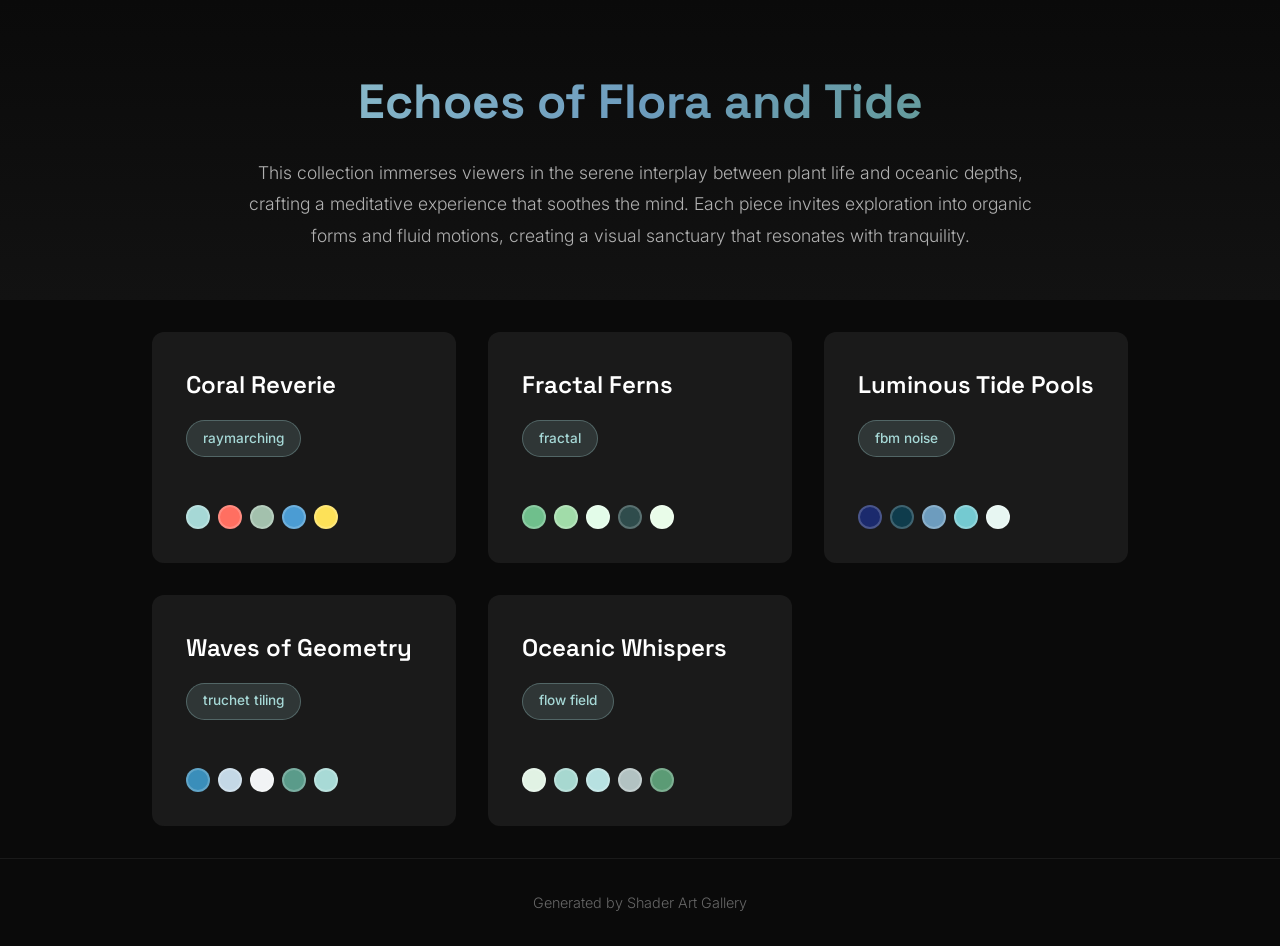
<file: index.html>
<!DOCTYPE html>
<html lang="en">
<head>
    <meta charset="UTF-8">
    <meta name="viewport" content="width=device-width, initial-scale=1.0">
    <title>Echoes of Flora and Tide - Shader Art Gallery</title>
    <link rel="preconnect" href="https://fonts.googleapis.com">
    <link rel="preconnect" href="https://fonts.gstatic.com" crossorigin>
    <link href="https://fonts.googleapis.com/css2?family=Space+Grotesk:wght@400;600;700&family=Inter:wght@300;400;500&display=swap" rel="stylesheet">
    <link rel="stylesheet" href="style.css">
</head>
<body>
    <header>
        <h1>Echoes of Flora and Tide</h1>
        <p class="gallery-description">This collection immerses viewers in the serene interplay between plant life and oceanic depths, crafting a meditative experience that soothes the mind. Each piece invites exploration into organic forms and fluid motions, creating a visual sanctuary that resonates with tranquility.</p>
    </header>

    <main class="gallery-grid">
        <article class="gallery-card" data-palette="#A6D8D6,#FF6F61,#A3C1AD,#4B9CD3,#FDE158">
            <a href="pieces/piece-1.html">
                <div class="card-content">
                    <h2>Coral Reverie</h2>
                    <span class="technique-tag">raymarching</span>
                    <div class="palette-dots">
                        <span class="dot" style="background-color: #A6D8D6;"></span>
                        <span class="dot" style="background-color: #FF6F61;"></span>
                        <span class="dot" style="background-color: #A3C1AD;"></span>
                        <span class="dot" style="background-color: #4B9CD3;"></span>
                        <span class="dot" style="background-color: #FDE158;"></span>
                    </div>
                </div>
            </a>
        </article>

        <article class="gallery-card" data-palette="#6FBF8C,#A1DCA9,#E3FCE9,#2F4C4C,#E9FCE9">
            <a href="pieces/piece-2.html">
                <div class="card-content">
                    <h2>Fractal Ferns</h2>
                    <span class="technique-tag">fractal</span>
                    <div class="palette-dots">
                        <span class="dot" style="background-color: #6FBF8C;"></span>
                        <span class="dot" style="background-color: #A1DCA9;"></span>
                        <span class="dot" style="background-color: #E3FCE9;"></span>
                        <span class="dot" style="background-color: #2F4C4C;"></span>
                        <span class="dot" style="background-color: #E9FCE9;"></span>
                    </div>
                </div>
            </a>
        </article>

        <article class="gallery-card" data-palette="#1B2A6D,#0F3C4C,#6D9CBE,#74CAD1,#E7F6F2">
            <a href="pieces/piece-3.html">
                <div class="card-content">
                    <h2>Luminous Tide Pools</h2>
                    <span class="technique-tag">fbm noise</span>
                    <div class="palette-dots">
                        <span class="dot" style="background-color: #1B2A6D;"></span>
                        <span class="dot" style="background-color: #0F3C4C;"></span>
                        <span class="dot" style="background-color: #6D9CBE;"></span>
                        <span class="dot" style="background-color: #74CAD1;"></span>
                        <span class="dot" style="background-color: #E7F6F2;"></span>
                    </div>
                </div>
            </a>
        </article>

        <article class="gallery-card" data-palette="#3A8EBA,#C4D8E6,#F1F3F5,#5A9B8A,#A8DAD6">
            <a href="pieces/piece-4.html">
                <div class="card-content">
                    <h2>Waves of Geometry</h2>
                    <span class="technique-tag">truchet tiling</span>
                    <div class="palette-dots">
                        <span class="dot" style="background-color: #3A8EBA;"></span>
                        <span class="dot" style="background-color: #C4D8E6;"></span>
                        <span class="dot" style="background-color: #F1F3F5;"></span>
                        <span class="dot" style="background-color: #5A9B8A;"></span>
                        <span class="dot" style="background-color: #A8DAD6;"></span>
                    </div>
                </div>
            </a>
        </article>

        <article class="gallery-card" data-palette="#E1F2E4,#A7D8D0,#B7E1E1,#B2C2C2,#5B9B75">
            <a href="pieces/piece-5.html">
                <div class="card-content">
                    <h2>Oceanic Whispers</h2>
                    <span class="technique-tag">flow field</span>
                    <div class="palette-dots">
                        <span class="dot" style="background-color: #E1F2E4;"></span>
                        <span class="dot" style="background-color: #A7D8D0;"></span>
                        <span class="dot" style="background-color: #B7E1E1;"></span>
                        <span class="dot" style="background-color: #B2C2C2;"></span>
                        <span class="dot" style="background-color: #5B9B75;"></span>
                    </div>
                </div>
            </a>
        </article>
    </main>

    <footer>
        <p>Generated by Shader Art Gallery</p>
    </footer>

    <script src="gallery.js"></script>
</body>
</html>
</file>
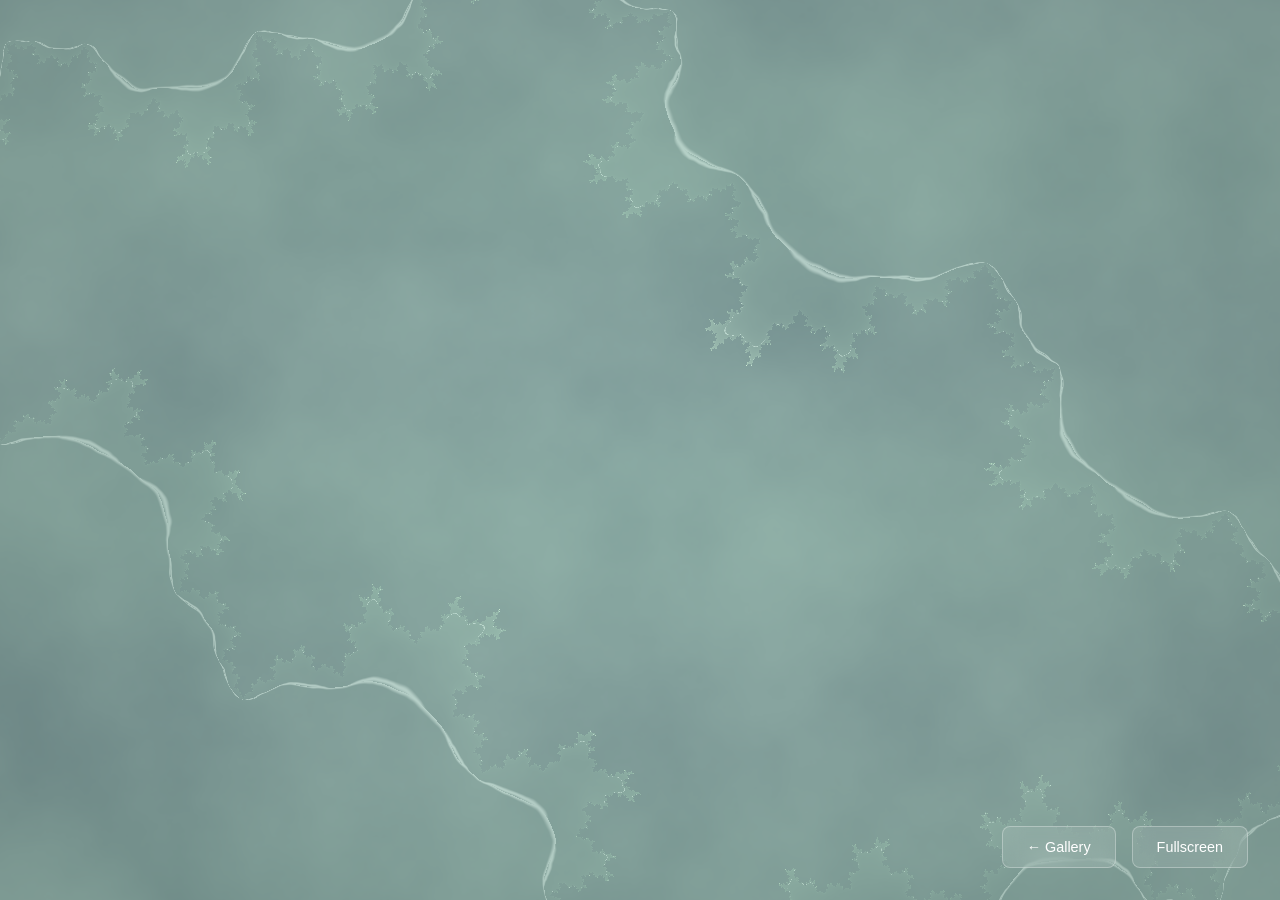
<file: pieces/piece-2.html>
<!DOCTYPE html>
<html lang="en">
<head>
    <meta charset="UTF-8">
    <meta name="viewport" content="width=device-width, initial-scale=1.0">
    <title>Fractal Ferns - Shader Art</title>
    <style>
        * { margin: 0; padding: 0; box-sizing: border-box; }
        body, html { width: 100%; height: 100%; overflow: hidden; background: #000; }
        canvas { display: block; width: 100%; height: 100%; }
        .overlay { position: fixed; top: 0; left: 0; right: 0; padding: 2rem; background: linear-gradient(180deg, rgba(0,0,0,0.8) 0%, transparent 100%); color: white; font-family: 'Space Grotesk', -apple-system, sans-serif; z-index: 10; transition: opacity 0.5s ease; }
        .overlay.hidden { opacity: 0; pointer-events: none; }
        h1 { font-size: 2rem; margin-bottom: 0.5rem; }
        .controls { position: fixed; bottom: 2rem; right: 2rem; z-index: 10; display: flex; gap: 1rem; }
        button { background: rgba(255,255,255,0.1); border: 1px solid rgba(255,255,255,0.3); color: white; padding: 0.75rem 1.5rem; border-radius: 8px; cursor: pointer; font-size: 0.9rem; transition: all 0.3s ease; backdrop-filter: blur(10px); }
        button:hover { background: rgba(255,255,255,0.2); border-color: rgba(255,255,255,0.5); }
    </style>
</head>
<body>
    <canvas id="glCanvas"></canvas>
    <div class="overlay" id="overlay">
        <h1>Fractal Ferns</h1>
        <p>fractal • Move mouse to interact</p>
    </div>
    <div class="controls">
        <button onclick="window.location.href='../index.html'">← Gallery</button>
        <button onclick="toggleFullscreen()">Fullscreen</button>
    </div>

    <script>
        const canvas = document.getElementById('glCanvas');
        const gl = canvas.getContext('webgl2') || canvas.getContext('webgl');
        const isWebGL2 = !!canvas.getContext('webgl2');
        if (!gl) { alert('WebGL not supported'); throw new Error('WebGL not supported'); }

        let mouseX = 0.5, mouseY = 0.5, startTime = Date.now();

        const vertexShaderSource = isWebGL2 ? `#version 300 es
            in vec2 a_position;
            void main() { gl_Position = vec4(a_position, 0.0, 1.0); }
        ` : `attribute vec2 a_position;
            void main() { gl_Position = vec4(a_position, 0.0, 1.0); }`;

        const fragmentShaderSource = isWebGL2 ? `#version 300 es
            precision highp float;
            uniform float u_time;
            uniform vec2 u_resolution;
            uniform vec2 u_mouse;
            out vec4 fragColor;

            const vec3 col1 = vec3(111.0, 191.0, 140.0) / 255.0;
            const vec3 col2 = vec3(161.0, 220.0, 169.0) / 255.0;
            const vec3 col3 = vec3(227.0, 252.0, 233.0) / 255.0;
            const vec3 col4 = vec3(47.0, 76.0, 76.0) / 255.0;
            const vec3 col5 = vec3(233.0, 252.0, 233.0) / 255.0;

            float hash(vec2 p) {
                return fract(sin(dot(p, vec2(127.1, 311.7))) * 43758.5453);
            }

            float noise(vec2 p) {
                vec2 i = floor(p);
                vec2 f = fract(p);
                f = f * f * (3.0 - 2.0 * f);
                float a = hash(i);
                float b = hash(i + vec2(1.0, 0.0));
                float c = hash(i + vec2(0.0, 1.0));
                float d = hash(i + vec2(1.0, 1.0));
                return mix(mix(a, b, f.x), mix(c, d, f.x), f.y);
            }

            float fbm(vec2 p) {
                float value = 0.0;
                float amplitude = 0.5;
                for(int i = 0; i < 7; i++) {
                    value += amplitude * noise(p);
                    p *= 2.0;
                    amplitude *= 0.5;
                }
                return value;
            }

            vec2 complexMul(vec2 a, vec2 b) {
                return vec2(a.x * b.x - a.y * b.y, a.x * b.y + a.y * b.x);
            }

            vec2 complexDiv(vec2 a, vec2 b) {
                float d = dot(b, b);
                return vec2(dot(a, b), a.y * b.x - a.x * b.y) / d;
            }

            float fernFractal(vec2 z) {
                float time = u_time * 0.3;
                vec2 c = vec2(-0.4, 0.6) + vec2(cos(time), sin(time)) * 0.1;
                c += (u_mouse - 0.5) * 0.3;
                
                float iterations = 0.0;
                const int maxIter = 100;
                
                for(int i = 0; i < maxIter; i++) {
                    if(dot(z, z) > 4.0) break;
                    
                    z = complexMul(z, z) + c;
                    z.x += sin(z.y * 2.0 + time) * 0.05;
                    z.y += cos(z.x * 2.0 - time) * 0.05;
                    
                    iterations += 1.0;
                }
                
                if(iterations >= float(maxIter)) return 0.0;
                
                float smoothIter = iterations - log2(log2(dot(z, z)));
                return smoothIter / float(maxIter);
            }

            void main() {
                vec2 uv = (gl_FragCoord.xy - 0.5 * u_resolution.xy) / u_resolution.y;
                
                float zoom = 1.5 + sin(u_time * 0.2) * 0.3;
                uv *= zoom;
                
                vec2 warpedUV = uv;
                warpedUV.x += fbm(uv * 2.0 + u_time * 0.1) * 0.1;
                warpedUV.y += fbm(uv * 2.0 - u_time * 0.15) * 0.1;
                
                float fractalValue = fernFractal(warpedUV);
                
                float noiseLayer = fbm(uv * 4.0 + u_time * 0.2);
                
                vec3 col = mix(col4, col1, fractalValue);
                col = mix(col, col2, smoothstep(0.3, 0.7, fractalValue));
                col = mix(col, col3, smoothstep(0.6, 0.9, fractalValue));
                
                float mouseInfluence = 1.0 - smoothstep(0.0, 0.5, length(uv - (u_mouse - 0.5) * 2.0));
                col = mix(col, col5, mouseInfluence * fractalValue * 0.5);
                
                col += col2 * noiseLayer * 0.2;
                
                float edge = smoothstep(0.02, 0.0, abs(fract(fractalValue * 10.0) - 0.5));
                col += col3 * edge * 0.3;
                
                float wave = sin(uv.y * 10.0 + u_time) * 0.5 + 0.5;
                col = mix(col, col1, wave * 0.1);
                
                float vignette = 1.0 - length(uv * 0.5) * 0.4;
                col *= vignette;
                
                col = pow(col, vec3(0.4545));
                fragColor = vec4(col, 1.0);
            }
        ` : `precision highp float;
            uniform float u_time;
            uniform vec2 u_resolution;
            uniform vec2 u_mouse;

            const vec3 col1 = vec3(111.0, 191.0, 140.0) / 255.0;
            const vec3 col2 = vec3(161.0, 220.0, 169.0) / 255.0;
            const vec3 col3 = vec3(227.0, 252.0, 233.0) / 255.0;
            const vec3 col4 = vec3(47.0, 76.0, 76.0) / 255.0;
            const vec3 col5 = vec3(233.0, 252.0, 233.0) / 255.0;

            float hash(vec2 p) {
                return fract(sin(dot(p, vec2(127.1, 311.7))) * 43758.5453);
            }

            float noise(vec2 p) {
                vec2 i = floor(p);
                vec2 f = fract(p);
                f = f * f * (3.0 - 2.0 * f);
                float a = hash(i);
                float b = hash(i + vec2(1.0, 0.0));
                float c = hash(i + vec2(0.0, 1.0));
                float d = hash(i + vec2(1.0, 1.0));
                return mix(mix(a, b, f.x), mix(c, d, f.x), f.y);
            }

            float fbm(vec2 p) {
                float value = 0.0;
                float amplitude = 0.5;
                for(int i = 0; i < 7; i++) {
                    value += amplitude * noise(p);
                    p *= 2.0;
                    amplitude *= 0.5;
                }
                return value;
            }

            vec2 complexMul(vec2 a, vec2 b) {
                return vec2(a.x * b.x - a.y * b.y, a.x * b.y + a.y * b.x);
            }

            float fernFractal(vec2 z) {
                float time = u_time * 0.3;
                vec2 c = vec2(-0.4, 0.6) + vec2(cos(time), sin(time)) * 0.1;
                c += (u_mouse - 0.5) * 0.3;
                
                float iterations = 0.0;
                const int maxIter = 100;
                
                for(int i = 0; i < maxIter; i++) {
                    if(dot(z, z) > 4.0) break;
                    
                    z = complexMul(z, z) + c;
                    z.x += sin(z.y * 2.0 + time) * 0.05;
                    z.y += cos(z.x * 2.0 - time) * 0.05;
                    
                    iterations += 1.0;
                }
                
                if(iterations >= float(maxIter)) return 0.0;
                
                float smoothIter = iterations - log2(log2(dot(z, z)));
                return smoothIter / float(maxIter);
            }

            void main() {
                vec2 uv = (gl_FragCoord.xy - 0.5 * u_resolution.xy) / u_resolution.y;
                
                float zoom = 1.5 + sin(u_time * 0.2) * 0.3;
                uv *= zoom;
                
                vec2 warpedUV = uv;
                warpedUV.x += fbm(uv * 2.0 + u_time * 0.1) * 0.1;
                warpedUV.y += fbm(uv * 2.0 - u_time * 0.15) * 0.1;
                
                float fractalValue = fernFractal(warpedUV);
                
                float noiseLayer = fbm(uv * 4.0 + u_time * 0.2);
                
                vec3 col = mix(col4, col1, fractalValue);
                col = mix(col, col2, smoothstep(0.3, 0.7, fractalValue));
                col = mix(col, col3, smoothstep(0.6, 0.9, fractalValue));
                
                float mouseInfluence = 1.0 - smoothstep(0.0, 0.5, length(uv - (u_mouse - 0.5) * 2.0));
                col = mix(col, col5, mouseInfluence * fractalValue * 0.5);
                
                col += col2 * noiseLayer * 0.2;
                
                float edge = smoothstep(0.02, 0.0, abs(fract(fractalValue * 10.0) - 0.5));
                col += col3 * edge * 0.3;
                
                float wave = sin(uv.y * 10.0 + u_time) * 0.5 + 0.5;
                col = mix(col, col1, wave * 0.1);
                
                float vignette = 1.0 - length(uv * 0.5) * 0.4;
                col *= vignette;
                
                col = pow(col, vec3(0.4545));
                gl_FragColor = vec4(col, 1.0);
            }`;

        function createShader(gl, type, source) {
            const shader = gl.createShader(type);
            gl.shaderSource(shader, source);
            gl.compileShader(shader);
            if (!gl.getShaderParameter(shader, gl.COMPILE_STATUS)) {
                console.error('Shader compile error:', gl.getShaderInfoLog(shader));
                gl.deleteShader(shader);
                return null;
            }
            return shader;
        }

        const vertexShader = createShader(gl, gl.VERTEX_SHADER, vertexShaderSource);
        const fragmentShader = createShader(gl, gl.FRAGMENT_SHADER, fragmentShaderSource);
        const program = gl.createProgram();
        gl.attachShader(program, vertexShader);
        gl.attachShader(program, fragmentShader);
        gl.linkProgram(program);

        if (!gl.getProgramParameter(program, gl.LINK_STATUS)) {
            console.error('Program link error:', gl.getProgramInfoLog(program));
        }

        const positionAttributeLocation = gl.getAttribLocation(program, 'a_position');
        const timeUniformLocation = gl.getUniformLocation(program, 'u_time');
        const resolutionUniformLocation = gl.getUniformLocation(program, 'u_resolution');
        const mouseUniformLocation = gl.getUniformLocation(program, 'u_mouse');
        const positionBuffer = gl.createBuffer();
        gl.bindBuffer(gl.ARRAY_BUFFER, positionBuffer);
        gl.bufferData(gl.ARRAY_BUFFER, new Float32Array([-1, -1, 1, -1, -1, 1, 1, 1]), gl.STATIC_DRAW);

        function resize() {
            canvas.width = window.innerWidth;
            canvas.height = window.innerHeight;
            gl.viewport(0, 0, canvas.width, canvas.height);
        }

        function render() {
            const time = (Date.now() - startTime) / 1000;
            gl.useProgram(program);
            gl.uniform1f(timeUniformLocation, time);
            gl.uniform2f(resolutionUniformLocation, canvas.width, canvas.height);
            gl.uniform2f(mouseUniformLocation, mouseX, mouseY);
            gl.bindBuffer(gl.ARRAY_BUFFER, positionBuffer);
            gl.enableVertexAttribArray(positionAttributeLocation);
            gl.vertexAttribPointer(positionAttributeLocation, 2, gl.FLOAT, false, 0, 0);
            gl.drawArrays(gl.TRIANGLE_STRIP, 0, 4);
            requestAnimationFrame(render);
        }

        window.addEventListener('resize', resize);
        canvas.addEventListener('pointermove', (e) => {
            mouseX = e.clientX / canvas.width;
            mouseY = 1.0 - (e.clientY / canvas.height);
        });

        let idleTimer;
        const overlay = document.getElementById('overlay');
        function resetIdle() {
            overlay.classList.remove('hidden');
            clearTimeout(idleTimer);
            idleTimer = setTimeout(() => overlay.classList.add('hidden'), 3000);
        }
        document.addEventListener('pointermove', resetIdle);
        resetIdle();

        function toggleFullscreen() {
            if (!document.fullscreenElement) {
                document.documentElement.requestFullscreen();
            } else {
                document.exitFullscreen();
            }
        }

        resize();
        render();
    </script>
</body>
</html>
</file>
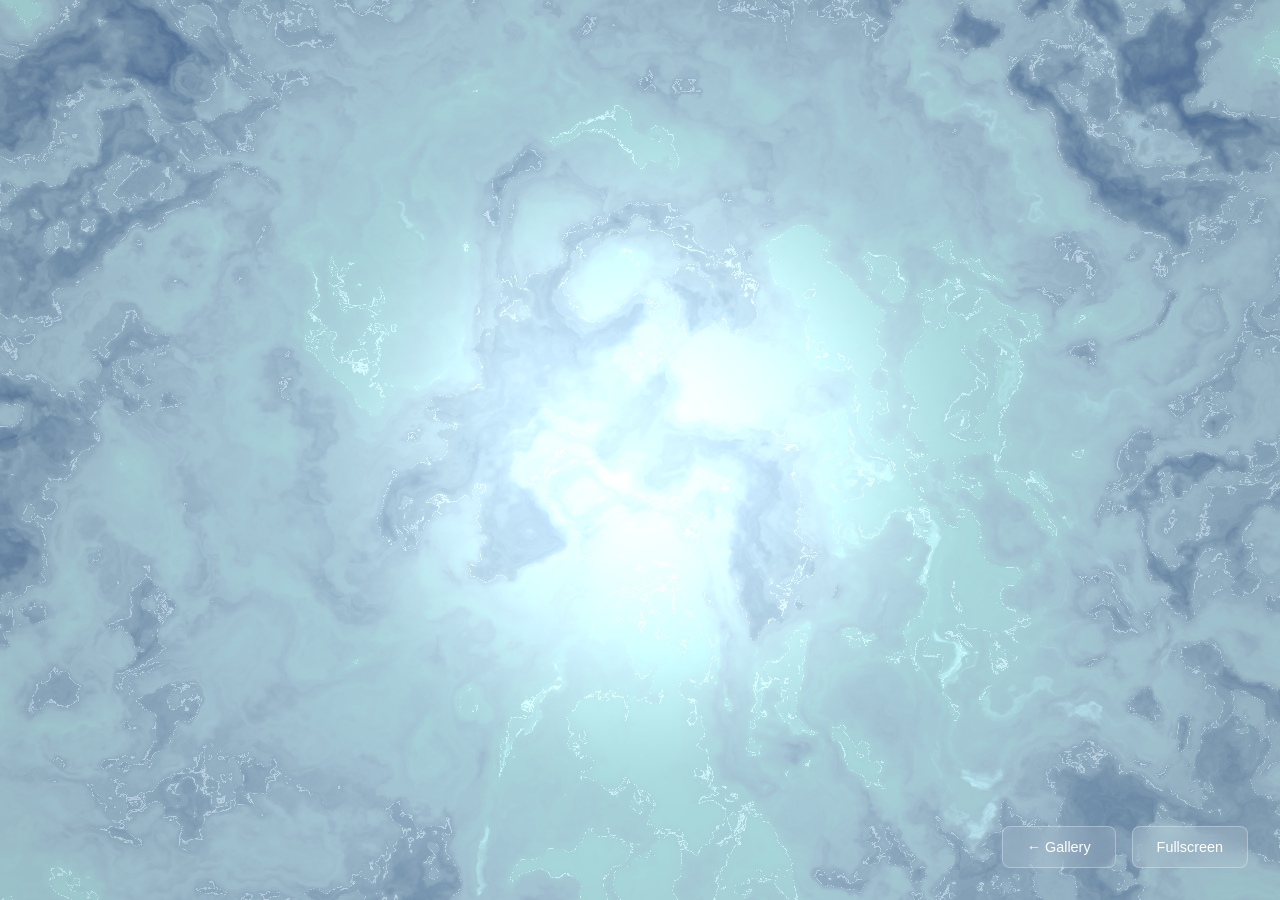
<file: pieces/piece-3.html>
<!DOCTYPE html>
<html lang="en">
<head>
    <meta charset="UTF-8">
    <meta name="viewport" content="width=device-width, initial-scale=1.0">
    <title>Luminous Tide Pools - Shader Art</title>
    <style>
        * { margin: 0; padding: 0; box-sizing: border-box; }
        body, html { width: 100%; height: 100%; overflow: hidden; background: #000; }
        canvas { display: block; width: 100%; height: 100%; }
        .overlay { position: fixed; top: 0; left: 0; right: 0; padding: 2rem; background: linear-gradient(180deg, rgba(0,0,0,0.8) 0%, transparent 100%); color: white; font-family: 'Space Grotesk', -apple-system, sans-serif; z-index: 10; transition: opacity 0.5s ease; }
        .overlay.hidden { opacity: 0; pointer-events: none; }
        h1 { font-size: 2rem; margin-bottom: 0.5rem; }
        .controls { position: fixed; bottom: 2rem; right: 2rem; z-index: 10; display: flex; gap: 1rem; }
        button { background: rgba(255,255,255,0.1); border: 1px solid rgba(255,255,255,0.3); color: white; padding: 0.75rem 1.5rem; border-radius: 8px; cursor: pointer; font-size: 0.9rem; transition: all 0.3s ease; backdrop-filter: blur(10px); }
        button:hover { background: rgba(255,255,255,0.2); border-color: rgba(255,255,255,0.5); }
    </style>
</head>
<body>
    <canvas id="glCanvas"></canvas>
    <div class="overlay" id="overlay">
        <h1>Luminous Tide Pools</h1>
        <p>fbm noise • Move mouse to interact</p>
    </div>
    <div class="controls">
        <button onclick="window.location.href='../index.html'">← Gallery</button>
        <button onclick="toggleFullscreen()">Fullscreen</button>
    </div>

    <script>
        const canvas = document.getElementById('glCanvas');
        const gl = canvas.getContext('webgl2') || canvas.getContext('webgl');
        const isWebGL2 = !!canvas.getContext('webgl2');
        if (!gl) { alert('WebGL not supported'); throw new Error('WebGL not supported'); }

        let mouseX = 0.5, mouseY = 0.5, startTime = Date.now();

        const vertexShaderSource = isWebGL2 ? `#version 300 es
            in vec2 a_position;
            void main() { gl_Position = vec4(a_position, 0.0, 1.0); }
        ` : `attribute vec2 a_position;
            void main() { gl_Position = vec4(a_position, 0.0, 1.0); }`;

        const fragmentShaderSource = isWebGL2 ? `#version 300 es
            precision highp float;
            uniform float u_time;
            uniform vec2 u_resolution;
            uniform vec2 u_mouse;
            out vec4 fragColor;

            const vec3 col1 = vec3(27.0, 42.0, 109.0) / 255.0;
            const vec3 col2 = vec3(15.0, 60.0, 76.0) / 255.0;
            const vec3 col3 = vec3(109.0, 156.0, 190.0) / 255.0;
            const vec3 col4 = vec3(116.0, 202.0, 209.0) / 255.0;
            const vec3 col5 = vec3(231.0, 246.0, 242.0) / 255.0;

            float hash(vec2 p) {
                return fract(sin(dot(p, vec2(127.1, 311.7))) * 43758.5453);
            }

            float noise(vec2 p) {
                vec2 i = floor(p);
                vec2 f = fract(p);
                f = f * f * (3.0 - 2.0 * f);
                return mix(mix(hash(i), hash(i + vec2(1.0, 0.0)), f.x),
                          mix(hash(i + vec2(0.0, 1.0)), hash(i + vec2(1.0, 1.0)), f.x), f.y);
            }

            float fbm(vec2 p) {
                float value = 0.0;
                float amplitude = 0.5;
                for(int i = 0; i < 8; i++) {
                    value += amplitude * noise(p);
                    p = p * 2.0 + vec2(0.3, 0.5);
                    amplitude *= 0.5;
                }
                return value;
            }

            vec2 curl(vec2 p) {
                const float e = 0.1;
                float n = fbm(p + vec2(0.0, e));
                float s = fbm(p - vec2(0.0, e));
                float w = fbm(p - vec2(e, 0.0));
                float ea = fbm(p + vec2(e, 0.0));
                return vec2(s - n, ea - w) / (2.0 * e);
            }

            void main() {
                vec2 uv = gl_FragCoord.xy / u_resolution.xy;
                vec2 p = (gl_FragCoord.xy - 0.5 * u_resolution.xy) / u_resolution.y;
                
                vec2 flow = curl(p * 2.0 + u_time * 0.1) * 0.5;
                vec2 warpedP = p + flow;
                
                float n1 = fbm(warpedP * 3.0 + u_time * 0.15);
                float n2 = fbm(warpedP * 5.0 - u_time * 0.1 + vec2(n1 * 2.0));
                float n3 = fbm(warpedP * 8.0 + u_time * 0.2 + vec2(n2 * 1.5));
                
                float pools = n1 * 0.5 + n2 * 0.3 + n3 * 0.2;
                
                float ripple = sin(length(p) * 10.0 - u_time * 2.0) * 0.5 + 0.5;
                ripple *= exp(-length(p) * 0.5);
                pools += ripple * 0.2;
                
                vec3 col = mix(col1, col2, pools);
                col = mix(col, col3, smoothstep(0.3, 0.6, pools));
                col = mix(col, col4, smoothstep(0.5, 0.8, pools));
                
                float mouseInfluence = smoothstep(0.4, 0.0, length(p - (u_mouse - 0.5) * 2.0));
                float glow = mouseInfluence * (sin(u_time * 3.0) * 0.5 + 0.5);
                col += col5 * glow * 0.8;
                col += col4 * mouseInfluence * 0.4;
                
                float biolum = smoothstep(0.7, 1.0, n3) * (sin(u_time * 4.0 + p.x * 10.0) * 0.5 + 0.5);
                col += col4 * biolum * 0.6;
                
                float edge = smoothstep(0.02, 0.0, abs(fract(pools * 5.0) - 0.5));
                col += col5 * edge * 0.3;
                
                float vignette = 1.0 - length(p * 0.6) * 0.5;
                col *= vignette;
                
                col = pow(col, vec3(0.4545));
                fragColor = vec4(col, 1.0);
            }
        ` : `precision highp float;
            uniform float u_time;
            uniform vec2 u_resolution;
            uniform vec2 u_mouse;

            const vec3 col1 = vec3(27.0, 42.0, 109.0) / 255.0;
            const vec3 col2 = vec3(15.0, 60.0, 76.0) / 255.0;
            const vec3 col3 = vec3(109.0, 156.0, 190.0) / 255.0;
            const vec3 col4 = vec3(116.0, 202.0, 209.0) / 255.0;
            const vec3 col5 = vec3(231.0, 246.0, 242.0) / 255.0;

            float hash(vec2 p) {
                return fract(sin(dot(p, vec2(127.1, 311.7))) * 43758.5453);
            }

            float noise(vec2 p) {
                vec2 i = floor(p);
                vec2 f = fract(p);
                f = f * f * (3.0 - 2.0 * f);
                return mix(mix(hash(i), hash(i + vec2(1.0, 0.0)), f.x),
                          mix(hash(i + vec2(0.0, 1.0)), hash(i + vec2(1.0, 1.0)), f.x), f.y);
            }

            float fbm(vec2 p) {
                float value = 0.0;
                float amplitude = 0.5;
                for(int i = 0; i < 8; i++) {
                    value += amplitude * noise(p);
                    p = p * 2.0 + vec2(0.3, 0.5);
                    amplitude *= 0.5;
                }
                return value;
            }

            vec2 curl(vec2 p) {
                const float e = 0.1;
                float n = fbm(p + vec2(0.0, e));
                float s = fbm(p - vec2(0.0, e));
                float w = fbm(p - vec2(e, 0.0));
                float ea = fbm(p + vec2(e, 0.0));
                return vec2(s - n, ea - w) / (2.0 * e);
            }

            void main() {
                vec2 uv = gl_FragCoord.xy / u_resolution.xy;
                vec2 p = (gl_FragCoord.xy - 0.5 * u_resolution.xy) / u_resolution.y;
                
                vec2 flow = curl(p * 2.0 + u_time * 0.1) * 0.5;
                vec2 warpedP = p + flow;
                
                float n1 = fbm(warpedP * 3.0 + u_time * 0.15);
                float n2 = fbm(warpedP * 5.0 - u_time * 0.1 + vec2(n1 * 2.0));
                float n3 = fbm(warpedP * 8.0 + u_time * 0.2 + vec2(n2 * 1.5));
                
                float pools = n1 * 0.5 + n2 * 0.3 + n3 * 0.2;
                
                float ripple = sin(length(p) * 10.0 - u_time * 2.0) * 0.5 + 0.5;
                ripple *= exp(-length(p) * 0.5);
                pools += ripple * 0.2;
                
                vec3 col = mix(col1, col2, pools);
                col = mix(col, col3, smoothstep(0.3, 0.6, pools));
                col = mix(col, col4, smoothstep(0.5, 0.8, pools));
                
                float mouseInfluence = smoothstep(0.4, 0.0, length(p - (u_mouse - 0.5) * 2.0));
                float glow = mouseInfluence * (sin(u_time * 3.0) * 0.5 + 0.5);
                col += col5 * glow * 0.8;
                col += col4 * mouseInfluence * 0.4;
                
                float biolum = smoothstep(0.7, 1.0, n3) * (sin(u_time * 4.0 + p.x * 10.0) * 0.5 + 0.5);
                col += col4 * biolum * 0.6;
                
                float edge = smoothstep(0.02, 0.0, abs(fract(pools * 5.0) - 0.5));
                col += col5 * edge * 0.3;
                
                float vignette = 1.0 - length(p * 0.6) * 0.5;
                col *= vignette;
                
                col = pow(col, vec3(0.4545));
                gl_FragColor = vec4(col, 1.0);
            }`;

        function createShader(gl, type, source) {
            const shader = gl.createShader(type);
            gl.shaderSource(shader, source);
            gl.compileShader(shader);
            if (!gl.getShaderParameter(shader, gl.COMPILE_STATUS)) {
                console.error('Shader compile error:', gl.getShaderInfoLog(shader));
                gl.deleteShader(shader);
                return null;
            }
            return shader;
        }

        const vertexShader = createShader(gl, gl.VERTEX_SHADER, vertexShaderSource);
        const fragmentShader = createShader(gl, gl.FRAGMENT_SHADER, fragmentShaderSource);
        const program = gl.createProgram();
        gl.attachShader(program, vertexShader);
        gl.attachShader(program, fragmentShader);
        gl.linkProgram(program);

        if (!gl.getProgramParameter(program, gl.LINK_STATUS)) {
            console.error('Program link error:', gl.getProgramInfoLog(program));
        }

        const positionAttributeLocation = gl.getAttribLocation(program, 'a_position');
        const timeUniformLocation = gl.getUniformLocation(program, 'u_time');
        const resolutionUniformLocation = gl.getUniformLocation(program, 'u_resolution');
        const mouseUniformLocation = gl.getUniformLocation(program, 'u_mouse');
        const positionBuffer = gl.createBuffer();
        gl.bindBuffer(gl.ARRAY_BUFFER, positionBuffer);
        gl.bufferData(gl.ARRAY_BUFFER, new Float32Array([-1, -1, 1, -1, -1, 1, 1, 1]), gl.STATIC_DRAW);

        function resize() {
            canvas.width = window.innerWidth;
            canvas.height = window.innerHeight;
            gl.viewport(0, 0, canvas.width, canvas.height);
        }

        function render() {
            const time = (Date.now() - startTime) / 1000;
            gl.useProgram(program);
            gl.uniform1f(timeUniformLocation, time);
            gl.uniform2f(resolutionUniformLocation, canvas.width, canvas.height);
            gl.uniform2f(mouseUniformLocation, mouseX, mouseY);
            gl.bindBuffer(gl.ARRAY_BUFFER, positionBuffer);
            gl.enableVertexAttribArray(positionAttributeLocation);
            gl.vertexAttribPointer(positionAttributeLocation, 2, gl.FLOAT, false, 0, 0);
            gl.drawArrays(gl.TRIANGLE_STRIP, 0, 4);
            requestAnimationFrame(render);
        }

        window.addEventListener('resize', resize);
        canvas.addEventListener('pointermove', (e) => {
            mouseX = e.clientX / canvas.width;
            mouseY = 1.0 - (e.clientY / canvas.height);
        });

        let idleTimer;
        const overlay = document.getElementById('overlay');
        function resetIdle() {
            overlay.classList.remove('hidden');
            clearTimeout(idleTimer);
            idleTimer = setTimeout(() => overlay.classList.add('hidden'), 3000);
        }
        document.addEventListener('pointermove', resetIdle);
        resetIdle();

        function toggleFullscreen() {
            if (!document.fullscreenElement) {
                document.documentElement.requestFullscreen();
            } else {
                document.exitFullscreen();
            }
        }

        resize();
        render();
    </script>
</body>
</html>
</file>
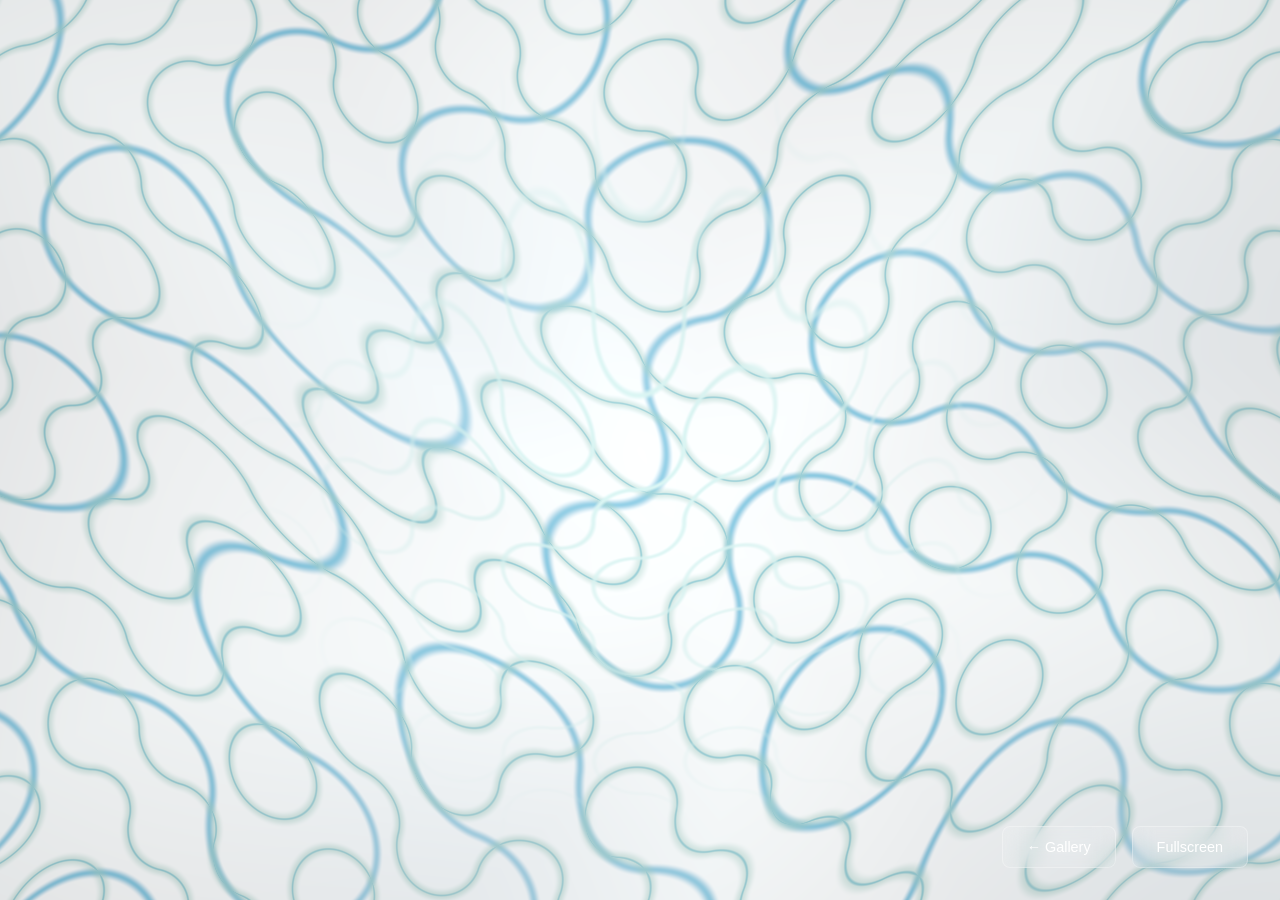
<file: pieces/piece-4.html>
<!DOCTYPE html>
<html lang="en">
<head>
    <meta charset="UTF-8">
    <meta name="viewport" content="width=device-width, initial-scale=1.0">
    <title>Waves of Geometry - Shader Art</title>
    <style>
        * { margin: 0; padding: 0; box-sizing: border-box; }
        body, html { width: 100%; height: 100%; overflow: hidden; background: #000; }
        canvas { display: block; width: 100%; height: 100%; }
        .overlay { position: fixed; top: 0; left: 0; right: 0; padding: 2rem; background: linear-gradient(180deg, rgba(0,0,0,0.8) 0%, transparent 100%); color: white; font-family: 'Space Grotesk', -apple-system, sans-serif; z-index: 10; transition: opacity 0.5s ease; }
        .overlay.hidden { opacity: 0; pointer-events: none; }
        h1 { font-size: 2rem; margin-bottom: 0.5rem; }
        .controls { position: fixed; bottom: 2rem; right: 2rem; z-index: 10; display: flex; gap: 1rem; }
        button { background: rgba(255,255,255,0.1); border: 1px solid rgba(255,255,255,0.3); color: white; padding: 0.75rem 1.5rem; border-radius: 8px; cursor: pointer; font-size: 0.9rem; transition: all 0.3s ease; backdrop-filter: blur(10px); }
        button:hover { background: rgba(255,255,255,0.2); border-color: rgba(255,255,255,0.5); }
    </style>
</head>
<body>
    <canvas id="glCanvas"></canvas>
    <div class="overlay" id="overlay">
        <h1>Waves of Geometry</h1>
        <p>truchet tiling • Move mouse to interact</p>
    </div>
    <div class="controls">
        <button onclick="window.location.href='../index.html'">← Gallery</button>
        <button onclick="toggleFullscreen()">Fullscreen</button>
    </div>

    <script>
        const canvas = document.getElementById('glCanvas');
        const gl = canvas.getContext('webgl2') || canvas.getContext('webgl');
        const isWebGL2 = !!canvas.getContext('webgl2');
        if (!gl) { alert('WebGL not supported'); throw new Error('WebGL not supported'); }

        let mouseX = 0.5, mouseY = 0.5, startTime = Date.now();

        const vertexShaderSource = isWebGL2 ? `#version 300 es
            in vec2 a_position;
            void main() { gl_Position = vec4(a_position, 0.0, 1.0); }
        ` : `attribute vec2 a_position;
            void main() { gl_Position = vec4(a_position, 0.0, 1.0); }`;

        const fragmentShaderSource = isWebGL2 ? `#version 300 es
            precision highp float;
            uniform float u_time;
            uniform vec2 u_resolution;
            uniform vec2 u_mouse;
            out vec4 fragColor;

            const vec3 col1 = vec3(58.0, 142.0, 186.0) / 255.0;
            const vec3 col2 = vec3(196.0, 216.0, 230.0) / 255.0;
            const vec3 col3 = vec3(241.0, 243.0, 245.0) / 255.0;
            const vec3 col4 = vec3(90.0, 155.0, 138.0) / 255.0;
            const vec3 col5 = vec3(168.0, 218.0, 214.0) / 255.0;

            float hash(vec2 p) {
                return fract(sin(dot(p, vec2(127.1, 311.7))) * 43758.5453);
            }

            mat2 rot(float a) {
                float c = cos(a), s = sin(a);
                return mat2(c, -s, s, c);
            }

            float truchetPattern(vec2 p, float seed) {
                vec2 i = floor(p);
                vec2 f = fract(p);
                
                float h = hash(i + seed);
                float angle = floor(h * 4.0) * 1.5708;
                
                f = (rot(angle) * (f - 0.5)) + 0.5;
                
                float d1 = length(f - vec2(0.0, 0.0)) - 0.5;
                float d2 = length(f - vec2(1.0, 1.0)) - 0.5;
                
                return min(abs(d1), abs(d2));
            }

            float kaleidoscope(vec2 p, float segments) {
                float angle = atan(p.y, p.x);
                float radius = length(p);
                
                float segmentAngle = 6.28318 / segments;
                angle = mod(angle, segmentAngle);
                angle = abs(angle - segmentAngle * 0.5);
                
                return angle * radius;
            }

            void main() {
                vec2 uv = (gl_FragCoord.xy - 0.5 * u_resolution.xy) / u_resolution.y;
                
                float mouseWave = length(u_mouse - 0.5) * 2.0;
                vec2 warpedUV = uv;
                warpedUV += vec2(sin(uv.y * 5.0 + u_time + mouseWave), cos(uv.x * 5.0 - u_time)) * 0.1;
                
                float kaleido = kaleidoscope(warpedUV, 6.0 + sin(u_time * 0.5) * 2.0);
                
                float scale = 8.0 + sin(u_time * 0.3) * 2.0;
                vec2 tiledUV = warpedUV * scale;
                
                float pattern1 = truchetPattern(tiledUV, u_time * 0.1);
                float pattern2 = truchetPattern(tiledUV * 0.5 + vec2(u_time * 0.05), u_time * 0.15);
                
                float combined = min(pattern1, pattern2 * 0.5);
                combined = smoothstep(0.02, 0.0, combined);
                
                float wave = sin(uv.y * 10.0 + u_time * 2.0) * 0.5 + 0.5;
                wave *= sin(uv.x * 8.0 - u_time * 1.5) * 0.5 + 0.5;
                
                vec3 col = mix(col3, col1, combined);
                col = mix(col, col2, wave * 0.3);
                col = mix(col, col4, smoothstep(0.1, 0.0, pattern1) * 0.5);
                
                float mouseInfluence = smoothstep(0.5, 0.0, length(uv - (u_mouse - 0.5) * 2.0));
                vec2 distortedUV = uv + vec2(sin(u_time * 2.0), cos(u_time * 2.0)) * mouseInfluence * 0.2;
                float mouseTile = truchetPattern(distortedUV * scale, u_time * 0.2);
                col = mix(col, col5, smoothstep(0.05, 0.0, mouseTile) * mouseInfluence);
                
                float rotation = u_time * 0.5 + kaleido;
                float rotWave = sin(rotation * 3.0) * 0.5 + 0.5;
                col += col5 * rotWave * 0.2;
                
                float vignette = 1.0 - length(uv * 0.6) * 0.4;
                col *= vignette;
                
                col = pow(col, vec3(0.4545));
                fragColor = vec4(col, 1.0);
            }
        ` : `precision highp float;
            uniform float u_time;
            uniform vec2 u_resolution;
            uniform vec2 u_mouse;

            const vec3 col1 = vec3(58.0, 142.0, 186.0) / 255.0;
            const vec3 col2 = vec3(196.0, 216.0, 230.0) / 255.0;
            const vec3 col3 = vec3(241.0, 243.0, 245.0) / 255.0;
            const vec3 col4 = vec3(90.0, 155.0, 138.0) / 255.0;
            const vec3 col5 = vec3(168.0, 218.0, 214.0) / 255.0;

            float hash(vec2 p) {
                return fract(sin(dot(p, vec2(127.1, 311.7))) * 43758.5453);
            }

            mat2 rot(float a) {
                float c = cos(a), s = sin(a);
                return mat2(c, -s, s, c);
            }

            float truchetPattern(vec2 p, float seed) {
                vec2 i = floor(p);
                vec2 f = fract(p);
                
                float h = hash(i + seed);
                float angle = floor(h * 4.0) * 1.5708;
                
                f = (rot(angle) * (f - 0.5)) + 0.5;
                
                float d1 = length(f - vec2(0.0, 0.0)) - 0.5;
                float d2 = length(f - vec2(1.0, 1.0)) - 0.5;
                
                return min(abs(d1), abs(d2));
            }

            float kaleidoscope(vec2 p, float segments) {
                float angle = atan(p.y, p.x);
                float radius = length(p);
                
                float segmentAngle = 6.28318 / segments;
                angle = mod(angle, segmentAngle);
                angle = abs(angle - segmentAngle * 0.5);
                
                return angle * radius;
            }

            void main() {
                vec2 uv = (gl_FragCoord.xy - 0.5 * u_resolution.xy) / u_resolution.y;
                
                float mouseWave = length(u_mouse - 0.5) * 2.0;
                vec2 warpedUV = uv;
                warpedUV += vec2(sin(uv.y * 5.0 + u_time + mouseWave), cos(uv.x * 5.0 - u_time)) * 0.1;
                
                float kaleido = kaleidoscope(warpedUV, 6.0 + sin(u_time * 0.5) * 2.0);
                
                float scale = 8.0 + sin(u_time * 0.3) * 2.0;
                vec2 tiledUV = warpedUV * scale;
                
                float pattern1 = truchetPattern(tiledUV, u_time * 0.1);
                float pattern2 = truchetPattern(tiledUV * 0.5 + vec2(u_time * 0.05), u_time * 0.15);
                
                float combined = min(pattern1, pattern2 * 0.5);
                combined = smoothstep(0.02, 0.0, combined);
                
                float wave = sin(uv.y * 10.0 + u_time * 2.0) * 0.5 + 0.5;
                wave *= sin(uv.x * 8.0 - u_time * 1.5) * 0.5 + 0.5;
                
                vec3 col = mix(col3, col1, combined);
                col = mix(col, col2, wave * 0.3);
                col = mix(col, col4, smoothstep(0.1, 0.0, pattern1) * 0.5);
                
                float mouseInfluence = smoothstep(0.5, 0.0, length(uv - (u_mouse - 0.5) * 2.0));
                vec2 distortedUV = uv + vec2(sin(u_time * 2.0), cos(u_time * 2.0)) * mouseInfluence * 0.2;
                float mouseTile = truchetPattern(distortedUV * scale, u_time * 0.2);
                col = mix(col, col5, smoothstep(0.05, 0.0, mouseTile) * mouseInfluence);
                
                float rotation = u_time * 0.5 + kaleido;
                float rotWave = sin(rotation * 3.0) * 0.5 + 0.5;
                col += col5 * rotWave * 0.2;
                
                float vignette = 1.0 - length(uv * 0.6) * 0.4;
                col *= vignette;
                
                col = pow(col, vec3(0.4545));
                gl_FragColor = vec4(col, 1.0);
            }`;

        function createShader(gl, type, source) {
            const shader = gl.createShader(type);
            gl.shaderSource(shader, source);
            gl.compileShader(shader);
            if (!gl.getShaderParameter(shader, gl.COMPILE_STATUS)) {
                console.error('Shader compile error:', gl.getShaderInfoLog(shader));
                gl.deleteShader(shader);
                return null;
            }
            return shader;
        }

        const vertexShader = createShader(gl, gl.VERTEX_SHADER, vertexShaderSource);
        const fragmentShader = createShader(gl, gl.FRAGMENT_SHADER, fragmentShaderSource);
        const program = gl.createProgram();
        gl.attachShader(program, vertexShader);
        gl.attachShader(program, fragmentShader);
        gl.linkProgram(program);

        if (!gl.getProgramParameter(program, gl.LINK_STATUS)) {
            console.error('Program link error:', gl.getProgramInfoLog(program));
        }

        const positionAttributeLocation = gl.getAttribLocation(program, 'a_position');
        const timeUniformLocation = gl.getUniformLocation(program, 'u_time');
        const resolutionUniformLocation = gl.getUniformLocation(program, 'u_resolution');
        const mouseUniformLocation = gl.getUniformLocation(program, 'u_mouse');
        const positionBuffer = gl.createBuffer();
        gl.bindBuffer(gl.ARRAY_BUFFER, positionBuffer);
        gl.bufferData(gl.ARRAY_BUFFER, new Float32Array([-1, -1, 1, -1, -1, 1, 1, 1]), gl.STATIC_DRAW);

        function resize() {
            canvas.width = window.innerWidth;
            canvas.height = window.innerHeight;
            gl.viewport(0, 0, canvas.width, canvas.height);
        }

        function render() {
            const time = (Date.now() - startTime) / 1000;
            gl.useProgram(program);
            gl.uniform1f(timeUniformLocation, time);
            gl.uniform2f(resolutionUniformLocation, canvas.width, canvas.height);
            gl.uniform2f(mouseUniformLocation, mouseX, mouseY);
            gl.bindBuffer(gl.ARRAY_BUFFER, positionBuffer);
            gl.enableVertexAttribArray(positionAttributeLocation);
            gl.vertexAttribPointer(positionAttributeLocation, 2, gl.FLOAT, false, 0, 0);
            gl.drawArrays(gl.TRIANGLE_STRIP, 0, 4);
            requestAnimationFrame(render);
        }

        window.addEventListener('resize', resize);
        canvas.addEventListener('pointermove', (e) => {
            mouseX = e.clientX / canvas.width;
            mouseY = 1.0 - (e.clientY / canvas.height);
        });

        let idleTimer;
        const overlay = document.getElementById('overlay');
        function resetIdle() {
            overlay.classList.remove('hidden');
            clearTimeout(idleTimer);
            idleTimer = setTimeout(() => overlay.classList.add('hidden'), 3000);
        }
        document.addEventListener('pointermove', resetIdle);
        resetIdle();

        function toggleFullscreen() {
            if (!document.fullscreenElement) {
                document.documentElement.requestFullscreen();
            } else {
                document.exitFullscreen();
            }
        }

        resize();
        render();
    </script>
</body>
</html>
</file>
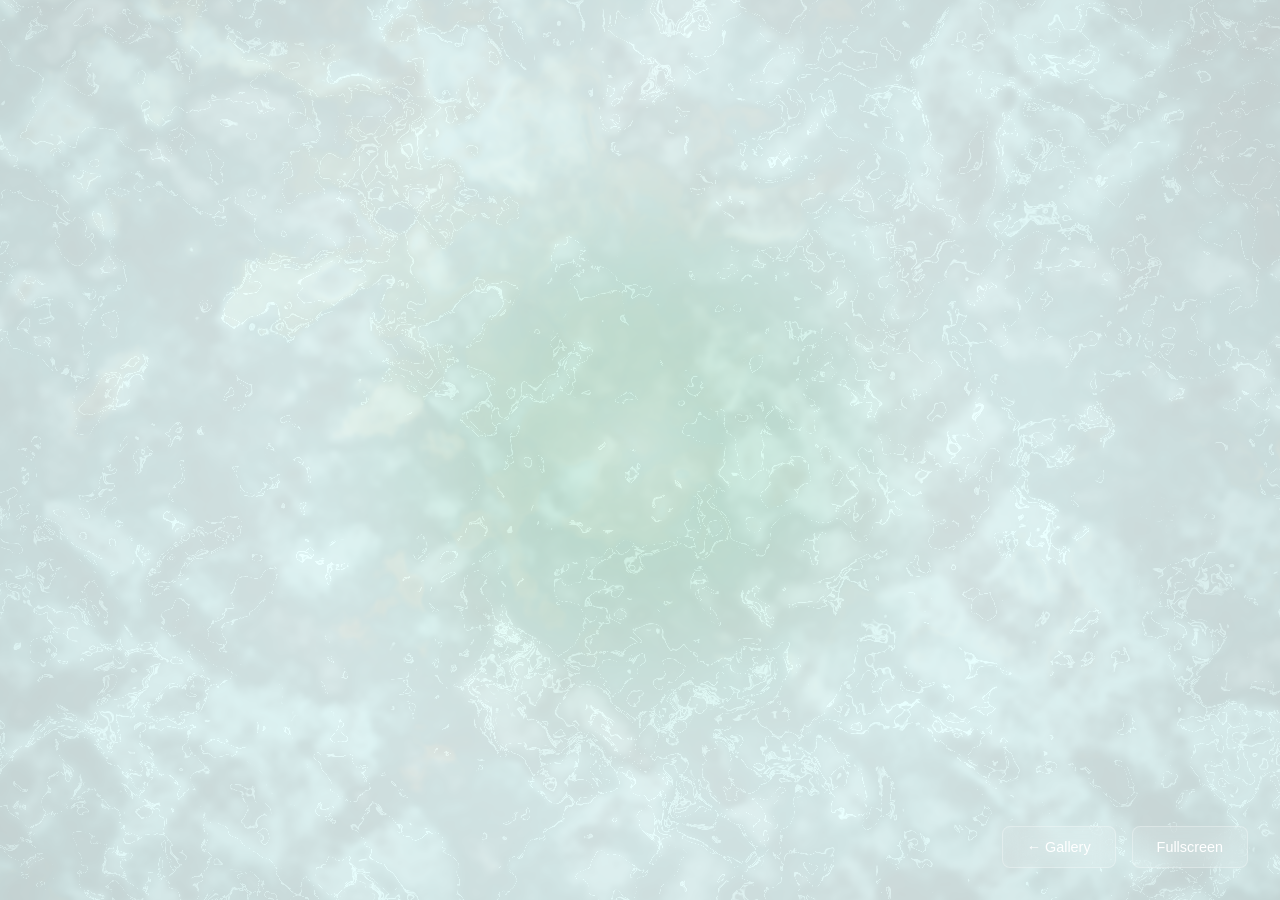
<file: pieces/piece-5.html>
<!DOCTYPE html>
<html lang="en">
<head>
    <meta charset="UTF-8">
    <meta name="viewport" content="width=device-width, initial-scale=1.0">
    <title>Oceanic Whispers - Shader Art</title>
    <style>
        * { margin: 0; padding: 0; box-sizing: border-box; }
        body, html { width: 100%; height: 100%; overflow: hidden; background: #000; }
        canvas { display: block; width: 100%; height: 100%; }
        .overlay { position: fixed; top: 0; left: 0; right: 0; padding: 2rem; background: linear-gradient(180deg, rgba(0,0,0,0.8) 0%, transparent 100%); color: white; font-family: 'Space Grotesk', -apple-system, sans-serif; z-index: 10; transition: opacity 0.5s ease; }
        .overlay.hidden { opacity: 0; pointer-events: none; }
        h1 { font-size: 2rem; margin-bottom: 0.5rem; }
        .controls { position: fixed; bottom: 2rem; right: 2rem; z-index: 10; display: flex; gap: 1rem; }
        button { background: rgba(255,255,255,0.1); border: 1px solid rgba(255,255,255,0.3); color: white; padding: 0.75rem 1.5rem; border-radius: 8px; cursor: pointer; font-size: 0.9rem; transition: all 0.3s ease; backdrop-filter: blur(10px); }
        button:hover { background: rgba(255,255,255,0.2); border-color: rgba(255,255,255,0.5); }
    </style>
</head>
<body>
    <canvas id="glCanvas"></canvas>
    <div class="overlay" id="overlay">
        <h1>Oceanic Whispers</h1>
        <p>flow field • Move mouse to interact</p>
    </div>
    <div class="controls">
        <button onclick="window.location.href='../index.html'">← Gallery</button>
        <button onclick="toggleFullscreen()">Fullscreen</button>
    </div>

    <script>
        const canvas = document.getElementById('glCanvas');
        const gl = canvas.getContext('webgl2') || canvas.getContext('webgl');
        const isWebGL2 = !!canvas.getContext('webgl2');
        if (!gl) { alert('WebGL not supported'); throw new Error('WebGL not supported'); }

        let mouseX = 0.5, mouseY = 0.5, startTime = Date.now();

        const vertexShaderSource = isWebGL2 ? `#version 300 es
            in vec2 a_position;
            void main() { gl_Position = vec4(a_position, 0.0, 1.0); }
        ` : `attribute vec2 a_position;
            void main() { gl_Position = vec4(a_position, 0.0, 1.0); }`;

        const fragmentShaderSource = isWebGL2 ? `#version 300 es
            precision highp float;
            uniform float u_time;
            uniform vec2 u_resolution;
            uniform vec2 u_mouse;
            out vec4 fragColor;

            const vec3 col1 = vec3(225.0, 242.0, 228.0) / 255.0;
            const vec3 col2 = vec3(167.0, 216.0, 208.0) / 255.0;
            const vec3 col3 = vec3(183.0, 225.0, 225.0) / 255.0;
            const vec3 col4 = vec3(178.0, 194.0, 194.0) / 255.0;
            const vec3 col5 = vec3(91.0, 155.0, 117.0) / 255.0;

            float hash(vec2 p) {
                return fract(sin(dot(p, vec2(127.1, 311.7))) * 43758.5453);
            }

            float noise(vec2 p) {
                vec2 i = floor(p);
                vec2 f = fract(p);
                f = f * f * (3.0 - 2.0 * f);
                return mix(mix(hash(i), hash(i + vec2(1.0, 0.0)), f.x),
                          mix(hash(i + vec2(0.0, 1.0)), hash(i + vec2(1.0, 1.0)), f.x), f.y);
            }

            float fbm(vec2 p) {
                float value = 0.0;
                float amplitude = 0.5;
                for(int i = 0; i < 6; i++) {
                    value += amplitude * noise(p);
                    p *= 2.0;
                    amplitude *= 0.5;
                }
                return value;
            }

            vec2 curl(vec2 p) {
                const float e = 0.05;
                float n = fbm(p + vec2(0.0, e));
                float s = fbm(p - vec2(0.0, e));
                float w = fbm(p - vec2(e, 0.0));
                float ea = fbm(p + vec2(e, 0.0));
                return vec2(s - n, ea - w) / (2.0 * e);
            }

            float perlinLandscape(vec2 p) {
                float height = 0.0;
                float amplitude = 1.0;
                float frequency = 1.0;
                for(int i = 0; i < 5; i++) {
                    height += amplitude * noise(p * frequency);
                    amplitude *= 0.5;
                    frequency *= 2.0;
                }
                return height;
            }

            void main() {
                vec2 uv = gl_FragCoord.xy / u_resolution.xy;
                vec2 p = (gl_FragCoord.xy - 0.5 * u_resolution.xy) / u_resolution.y;
                
                vec2 flowDir = curl(p * 2.0 + u_time * 0.1);
                flowDir += curl(p * 4.0 - u_time * 0.15) * 0.5;
                
                vec2 flowedP = p + flowDir * 0.3;
                flowedP += vec2(sin(u_time * 0.2), cos(u_time * 0.3)) * 0.1;
                
                float landscape = perlinLandscape(flowedP * 3.0);
                
                float seaweed1 = fbm(flowedP * 5.0 + u_time * 0.1);
                float seaweed2 = fbm(flowedP * 8.0 - u_time * 0.15 + vec2(seaweed1));
                
                float flow = length(flowDir);
                float pattern = seaweed1 * 0.6 + seaweed2 * 0.4;
                
                vec3 col = mix(col1, col2, pattern);
                col = mix(col, col3, smoothstep(0.3, 0.7, landscape));
                col = mix(col, col4, flow * 0.5);
                
                float mouseInfluence = smoothstep(0.6, 0.0, length(p - (u_mouse - 0.5) * 2.0));
                vec2 mouseFlow = normalize(p - (u_mouse - 0.5) * 2.0) * mouseInfluence;
                float mouseWave = sin(length(p - (u_mouse - 0.5) * 2.0) * 10.0 - u_time * 3.0) * 0.5 + 0.5;
                col = mix(col, col5, mouseInfluence * mouseWave * 0.6);
                
                float wave = sin(p.y * 8.0 + u_time + flowDir.x * 5.0) * 0.5 + 0.5;
                wave *= sin(p.x * 6.0 - u_time * 0.8 + flowDir.y * 4.0) * 0.5 + 0.5;
                col += col3 * wave * 0.15;
                
                float trail = smoothstep(0.1, 0.0, abs(sin(pattern * 10.0 + u_time)));
                col += col2 * trail * 0.2;
                
                float vignette = 1.0 - length(p * 0.5) * 0.5;
                col *= vignette;
                
                col = pow(col, vec3(0.4545));
                fragColor = vec4(col, 1.0);
            }
        ` : `precision highp float;
            uniform float u_time;
            uniform vec2 u_resolution;
            uniform vec2 u_mouse;

            const vec3 col1 = vec3(225.0, 242.0, 228.0) / 255.0;
            const vec3 col2 = vec3(167.0, 216.0, 208.0) / 255.0;
            const vec3 col3 = vec3(183.0, 225.0, 225.0) / 255.0;
            const vec3 col4 = vec3(178.0, 194.0, 194.0) / 255.0;
            const vec3 col5 = vec3(91.0, 155.0, 117.0) / 255.0;

            float hash(vec2 p) {
                return fract(sin(dot(p, vec2(127.1, 311.7))) * 43758.5453);
            }

            float noise(vec2 p) {
                vec2 i = floor(p);
                vec2 f = fract(p);
                f = f * f * (3.0 - 2.0 * f);
                return mix(mix(hash(i), hash(i + vec2(1.0, 0.0)), f.x),
                          mix(hash(i + vec2(0.0, 1.0)), hash(i + vec2(1.0, 1.0)), f.x), f.y);
            }

            float fbm(vec2 p) {
                float value = 0.0;
                float amplitude = 0.5;
                for(int i = 0; i < 6; i++) {
                    value += amplitude * noise(p);
                    p *= 2.0;
                    amplitude *= 0.5;
                }
                return value;
            }

            vec2 curl(vec2 p) {
                const float e = 0.05;
                float n = fbm(p + vec2(0.0, e));
                float s = fbm(p - vec2(0.0, e));
                float w = fbm(p - vec2(e, 0.0));
                float ea = fbm(p + vec2(e, 0.0));
                return vec2(s - n, ea - w) / (2.0 * e);
            }

            float perlinLandscape(vec2 p) {
                float height = 0.0;
                float amplitude = 1.0;
                float frequency = 1.0;
                for(int i = 0; i < 5; i++) {
                    height += amplitude * noise(p * frequency);
                    amplitude *= 0.5;
                    frequency *= 2.0;
                }
                return height;
            }

            void main() {
                vec2 uv = gl_FragCoord.xy / u_resolution.xy;
                vec2 p = (gl_FragCoord.xy - 0.5 * u_resolution.xy) / u_resolution.y;
                
                vec2 flowDir = curl(p * 2.0 + u_time * 0.1);
                flowDir += curl(p * 4.0 - u_time * 0.15) * 0.5;
                
                vec2 flowedP = p + flowDir * 0.3;
                flowedP += vec2(sin(u_time * 0.2), cos(u_time * 0.3)) * 0.1;
                
                float landscape = perlinLandscape(flowedP * 3.0);
                
                float seaweed1 = fbm(flowedP * 5.0 + u_time * 0.1);
                float seaweed2 = fbm(flowedP * 8.0 - u_time * 0.15 + vec2(seaweed1));
                
                float flow = length(flowDir);
                float pattern = seaweed1 * 0.6 + seaweed2 * 0.4;
                
                vec3 col = mix(col1, col2, pattern);
                col = mix(col, col3, smoothstep(0.3, 0.7, landscape));
                col = mix(col, col4, flow * 0.5);
                
                float mouseInfluence = smoothstep(0.6, 0.0, length(p - (u_mouse - 0.5) * 2.0));
                vec2 mouseFlow = normalize(p - (u_mouse - 0.5) * 2.0) * mouseInfluence;
                float mouseWave = sin(length(p - (u_mouse - 0.5) * 2.0) * 10.0 - u_time * 3.0) * 0.5 + 0.5;
                col = mix(col, col5, mouseInfluence * mouseWave * 0.6);
                
                float wave = sin(p.y * 8.0 + u_time + flowDir.x * 5.0) * 0.5 + 0.5;
                wave *= sin(p.x * 6.0 - u_time * 0.8 + flowDir.y * 4.0) * 0.5 + 0.5;
                col += col3 * wave * 0.15;
                
                float trail = smoothstep(0.1, 0.0, abs(sin(pattern * 10.0 + u_time)));
                col += col2 * trail * 0.2;
                
                float vignette = 1.0 - length(p * 0.5) * 0.5;
                col *= vignette;
                
                col = pow(col, vec3(0.4545));
                gl_FragColor = vec4(col, 1.0);
            }`;

        function createShader(gl, type, source) {
            const shader = gl.createShader(type);
            gl.shaderSource(shader, source);
            gl.compileShader(shader);
            if (!gl.getShaderParameter(shader, gl.COMPILE_STATUS)) {
                console.error('Shader compile error:', gl.getShaderInfoLog(shader));
                gl.deleteShader(shader);
                return null;
            }
            return shader;
        }

        const vertexShader = createShader(gl, gl.VERTEX_SHADER, vertexShaderSource);
        const fragmentShader = createShader(gl, gl.FRAGMENT_SHADER, fragmentShaderSource);
        const program = gl.createProgram();
        gl.attachShader(program, vertexShader);
        gl.attachShader(program, fragmentShader);
        gl.linkProgram(program);

        if (!gl.getProgramParameter(program, gl.LINK_STATUS)) {
            console.error('Program link error:', gl.getProgramInfoLog(program));
        }

        const positionAttributeLocation = gl.getAttribLocation(program, 'a_position');
        const timeUniformLocation = gl.getUniformLocation(program, 'u_time');
        const resolutionUniformLocation = gl.getUniformLocation(program, 'u_resolution');
        const mouseUniformLocation = gl.getUniformLocation(program, 'u_mouse');
        const positionBuffer = gl.createBuffer();
        gl.bindBuffer(gl.ARRAY_BUFFER, positionBuffer);
        gl.bufferData(gl.ARRAY_BUFFER, new Float32Array([-1, -1, 1, -1, -1, 1, 1, 1]), gl.STATIC_DRAW);

        function resize() {
            canvas.width = window.innerWidth;
            canvas.height = window.innerHeight;
            gl.viewport(0, 0, canvas.width, canvas.height);
        }

        function render() {
            const time = (Date.now() - startTime) / 1000;
            gl.useProgram(program);
            gl.uniform1f(timeUniformLocation, time);
            gl.uniform2f(resolutionUniformLocation, canvas.width, canvas.height);
            gl.uniform2f(mouseUniformLocation, mouseX, mouseY);
            gl.bindBuffer(gl.ARRAY_BUFFER, positionBuffer);
            gl.enableVertexAttribArray(positionAttributeLocation);
            gl.vertexAttribPointer(positionAttributeLocation, 2, gl.FLOAT, false, 0, 0);
            gl.drawArrays(gl.TRIANGLE_STRIP, 0, 4);
            requestAnimationFrame(render);
        }

        window.addEventListener('resize', resize);
        canvas.addEventListener('pointermove', (e) => {
            mouseX = e.clientX / canvas.width;
            mouseY = 1.0 - (e.clientY / canvas.height);
        });

        let idleTimer;
        const overlay = document.getElementById('overlay');
        function resetIdle() {
            overlay.classList.remove('hidden');
            clearTimeout(idleTimer);
            idleTimer = setTimeout(() => overlay.classList.add('hidden'), 3000);
        }
        document.addEventListener('pointermove', resetIdle);
        resetIdle();

        function toggleFullscreen() {
            if (!document.fullscreenElement) {
                document.documentElement.requestFullscreen();
            } else {
                document.exitFullscreen();
            }
        }

        resize();
        render();
    </script>
</body>
</html>
</file>
<file: style.css>
* {
    margin: 0;
    padding: 0;
    box-sizing: border-box;
}

body {
    font-family: 'Inter', sans-serif;
    background-color: #0a0a0a;
    color: #e0e0e0;
    line-height: 1.6;
    min-height: 100vh;
    display: flex;
    flex-direction: column;
}

header {
    text-align: center;
    padding: 4rem 2rem 3rem;
    background: linear-gradient(180deg, #0a0a0a 0%, #121212 100%);
}

h1 {
    font-family: 'Space Grotesk', sans-serif;
    font-size: 3rem;
    font-weight: 700;
    margin-bottom: 1rem;
    background: linear-gradient(135deg, #A6D8D6 0%, #6D9CBE 50%, #5B9B75 100%);
    -webkit-background-clip: text;
    -webkit-text-fill-color: transparent;
    background-clip: text;
}

.gallery-description {
    max-width: 800px;
    margin: 0 auto;
    font-size: 1.1rem;
    font-weight: 300;
    color: #b0b0b0;
    line-height: 1.8;
}

main {
    flex: 1;
    padding: 2rem;
}

.gallery-grid {
    display: grid;
    grid-template-columns: 1fr;
    gap: 2rem;
    max-width: 1400px;
    margin: 0 auto;
}

@media (min-width: 768px) {
    .gallery-grid {
        grid-template-columns: repeat(2, 1fr);
    }
}

@media (min-width: 1200px) {
    .gallery-grid {
        grid-template-columns: repeat(3, 1fr);
    }
}

.gallery-card {
    background: #1a1a1a;
    border-radius: 12px;
    overflow: hidden;
    transition: transform 0.3s ease, box-shadow 0.3s ease, border-color 0.3s ease;
    border: 2px solid transparent;
    position: relative;
}

.gallery-card::before {
    content: '';
    position: absolute;
    top: 0;
    left: 0;
    right: 0;
    bottom: 0;
    background: linear-gradient(135deg, rgba(166, 216, 214, 0.1), rgba(91, 155, 117, 0.1));
    opacity: 0;
    transition: opacity 0.3s ease;
    pointer-events: none;
    z-index: 1;
}

.gallery-card:hover {
    transform: translateY(-8px) scale(1.02);
    box-shadow: 0 20px 40px rgba(0, 0, 0, 0.5), 0 0 20px rgba(166, 216, 214, 0.3);
}

.gallery-card:hover::before {
    opacity: 1;
}

.gallery-card a {
    text-decoration: none;
    color: inherit;
    display: block;
}

.card-content {
    padding: 2rem;
    position: relative;
    z-index: 2;
}

.gallery-card h2 {
    font-family: 'Space Grotesk', sans-serif;
    font-size: 1.5rem;
    font-weight: 600;
    margin-bottom: 1rem;
    color: #ffffff;
}

.technique-tag {
    display: inline-block;
    background: rgba(166, 216, 214, 0.15);
    color: #A6D8D6;
    padding: 0.4rem 1rem;
    border-radius: 20px;
    font-size: 0.85rem;
    font-weight: 500;
    margin-bottom: 1.5rem;
    border: 1px solid rgba(166, 216, 214, 0.3);
}

.palette-dots {
    display: flex;
    gap: 0.5rem;
    margin-top: 1.5rem;
}

.dot {
    width: 24px;
    height: 24px;
    border-radius: 50%;
    border: 2px solid rgba(255, 255, 255, 0.2);
    transition: transform 0.2s ease, border-color 0.2s ease;
}

.gallery-card:hover .dot {
    transform: scale(1.2);
    border-color: rgba(255, 255, 255, 0.6);
}

footer {
    text-align: center;
    padding: 2rem;
    background: #0a0a0a;
    color: #666;
    font-size: 0.9rem;
    border-top: 1px solid #1a1a1a;
}

footer p {
    font-weight: 300;
}
</file>
